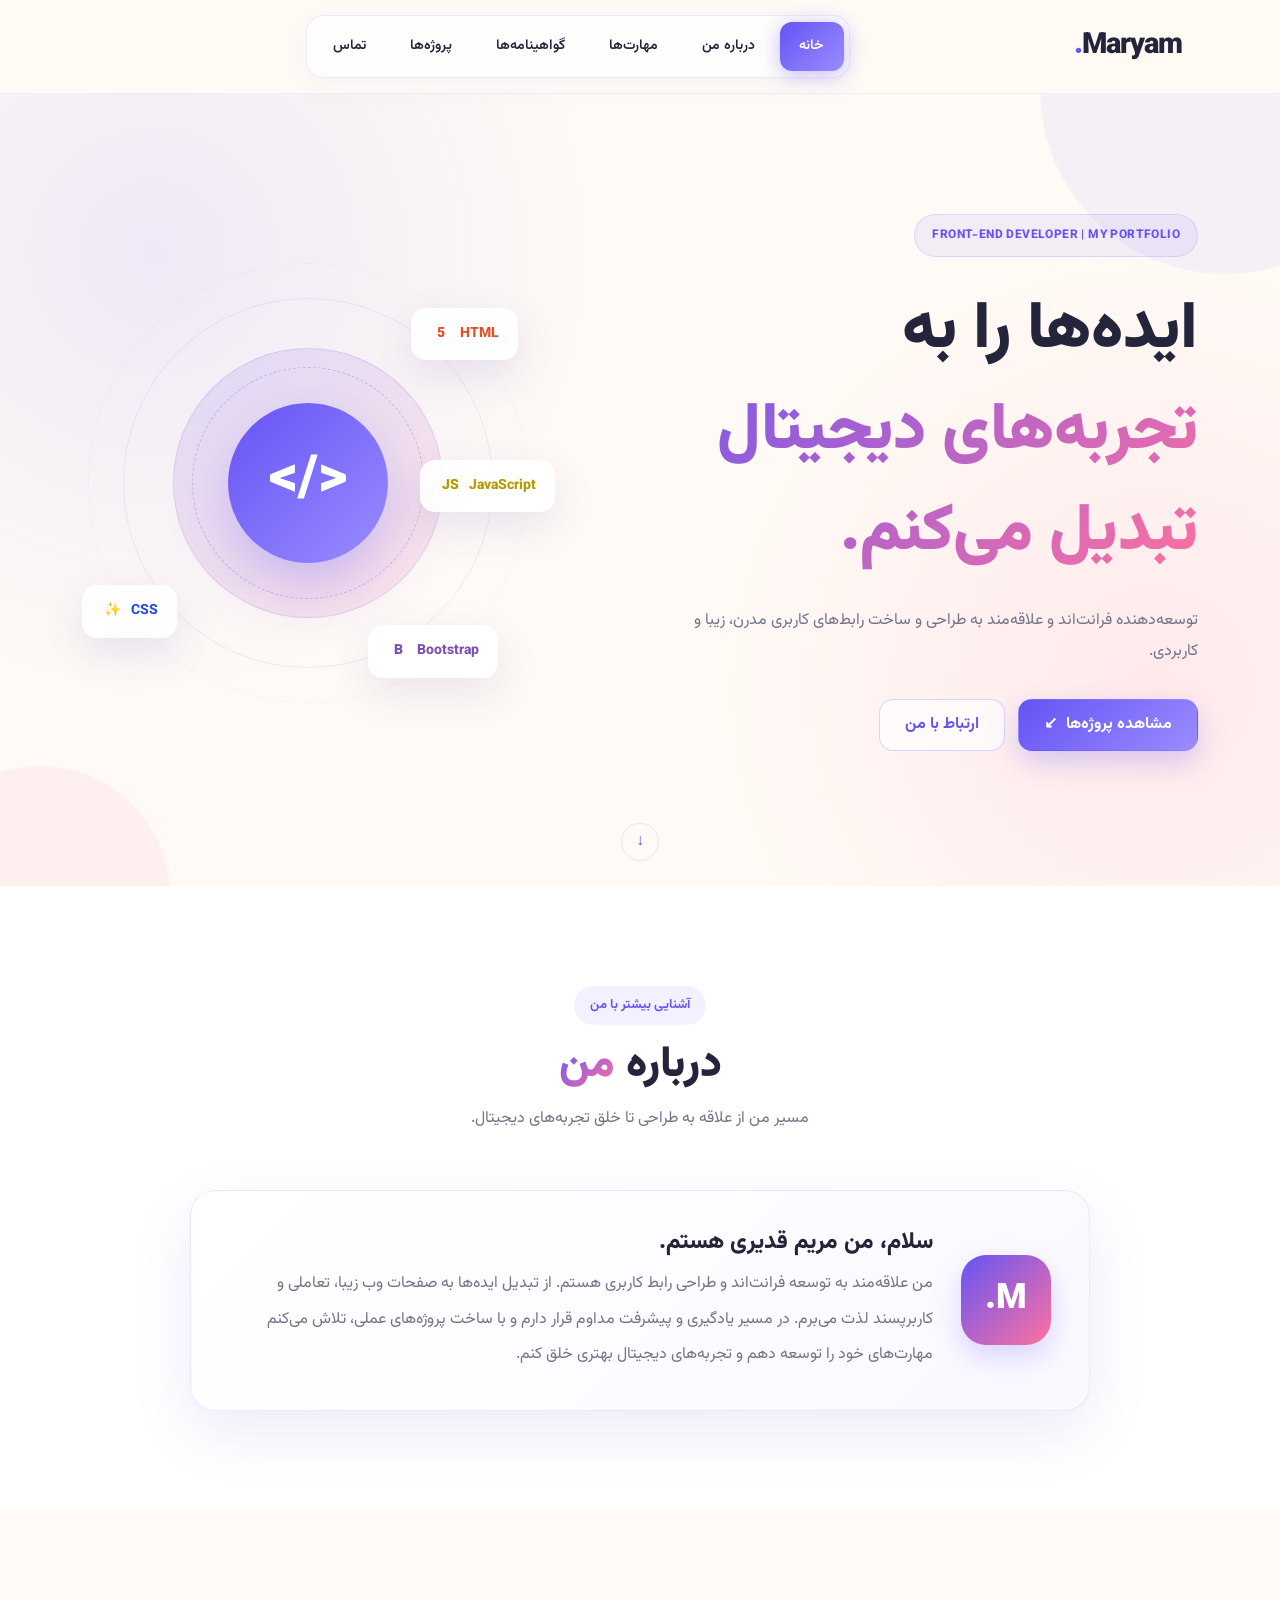
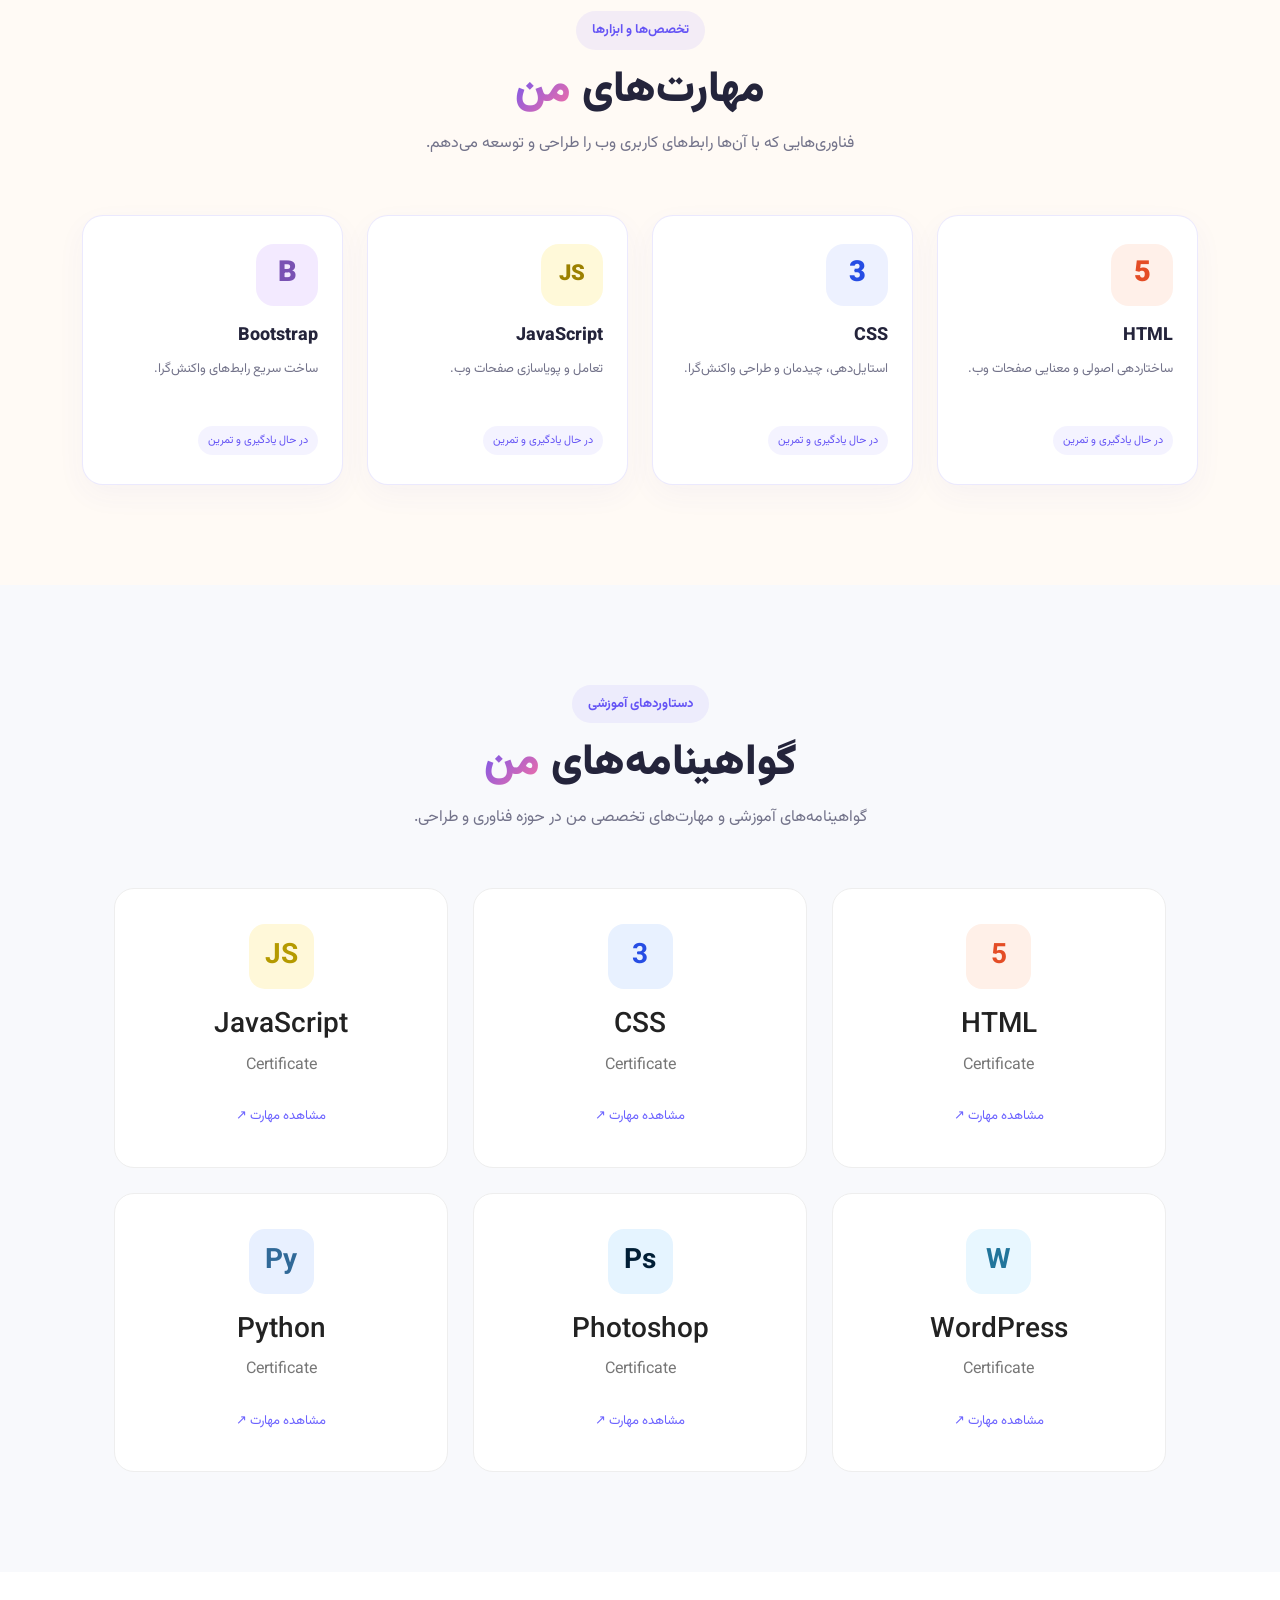
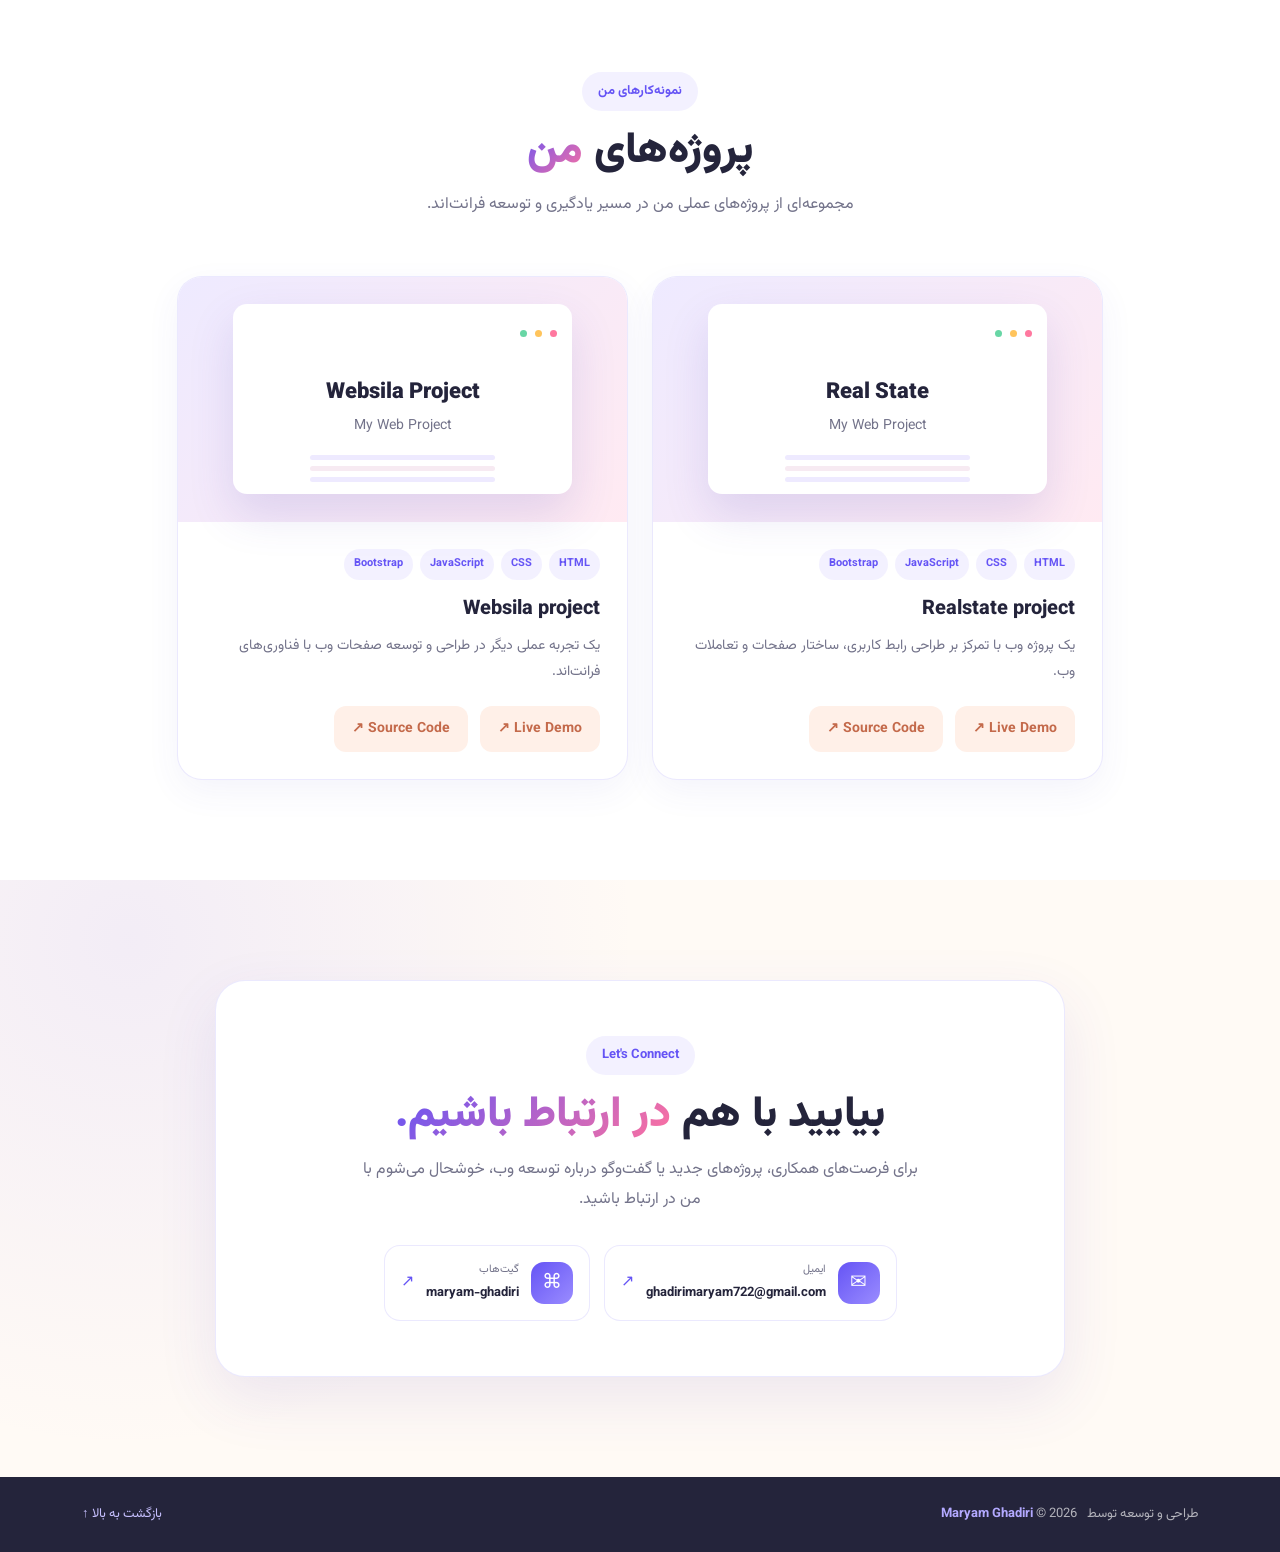
<file: index.html>
<!DOCTYPE html>
<html lang="fa" dir="rtl">

<head>
  <meta charset="UTF-8">
  <meta name="viewport" content="width=device-width, initial-scale=1.0">

  <title>Maryam Ghadiri | Front-End Developer</title>

  <meta name="description" content="پورتفولیو مریم قدیری، توسعه‌دهنده فرانت‌اند، شامل مهارت‌ها، پروژه‌ها و گواهینامه‌های فنی.">

  <!-- Bootstrap -->
  <link href="https://cdnjs.cloudflare.com/ajax/libs/bootstrap/5.3.3/css/bootstrap.min.css" rel="stylesheet">

  <!-- CSS -->
  <link rel="stylesheet" href="style.css">
</head>

<body>

  <!-- NAVBAR -->
  <nav class="navbar navbar-expand-lg modern-navbar">
    <div class="container">

      <a class="navbar-brand" href="#home" aria-label="Maryam home">
        Maryam<span>.</span>
      </a>

      <button class="navbar-toggler" type="button"
        data-bs-toggle="collapse"
        data-bs-target="#navbarNav"
        aria-controls="navbarNav"
        aria-expanded="false"
        aria-label="باز کردن منو">

        <span class="navbar-toggler-icon"></span>
      </button>

      <div class="collapse navbar-collapse" id="navbarNav">

        <ul class="navbar-nav mx-auto nav-menu" id="navMenu">

          <span class="nav-indicator" aria-hidden="true"></span>

          <li class="nav-item">
            <a class="nav-link active" href="#home">خانه</a>
          </li>

          <li class="nav-item">
            <a class="nav-link" href="#about">درباره من</a>
          </li>

          <li class="nav-item">
            <a class="nav-link" href="#skills">مهارت‌ها</a>
          </li>

          <li class="nav-item">
            <a class="nav-link" href="#certifications">گواهینامه‌ها</a>
          </li>

          <li class="nav-item">
            <a class="nav-link" href="#projects">پروژه‌ها</a>
          </li>

          <li class="nav-item">
            <a class="nav-link" href="#contact">تماس</a>
          </li>

        </ul>
      </div>
    </div>
  </nav>


  <main>

    <!-- HERO -->
    <section class="hero" id="home">

      <div class="container">

        <div class="row align-items-center gy-5">

          <div class="col-lg-7 hero-content">

            <span class="hero-label">
              FRONT-END DEVELOPER | MY PORTFOLIO
            </span>

            <h1>
              ایده‌ها را به<br>
              <span>تجربه‌های دیجیتال تبدیل می‌کنم.</span>
            </h1>

            <p class="hero-description">
              توسعه‌دهنده فرانت‌اند و علاقه‌مند به طراحی و ساخت
              رابط‌های کاربری مدرن، زیبا و کاربردی.
            </p>

            <div class="hero-buttons">

              <a href="#projects" class="btn btn-primary-custom">
                مشاهده پروژه‌ها
                <span aria-hidden="true">↙</span>
              </a>

              <a href="#contact" class="btn btn-outline-custom">
                ارتباط با من
              </a>

            </div>

          </div>


          <!-- HERO ART -->
          <div class="col-lg-5">

            <div class="hero-art" aria-label="تصویرسازی کدنویسی">

              <div class="art-orbit orbit-one"></div>
              <div class="art-orbit orbit-two"></div>

              <div class="main-shape">
                <span>&lt;/&gt;</span>
              </div>

              <div class="floating-card card-one">
                HTML <b>5</b>
              </div>

              <div class="floating-card card-two">
                CSS <b>✨</b>
              </div>

              <div class="floating-card card-three">
                JavaScript <b>JS</b>
              </div>

              <div class="floating-card card-four">
                Bootstrap <b>B</b>
              </div>

            </div>

          </div>

        </div>

      </div>

      <a class="scroll-cue" href="#about"
        aria-label="رفتن به بخش درباره من">↓</a>

    </section>


    <!-- ABOUT -->
    <section id="about" class="section about-section">

      <div class="container">

        <div class="section-heading">

          <span class="section-kicker">
            آشنایی بیشتر با من
          </span>

          <h2>
            درباره <span>من</span>
          </h2>

          <p>
            مسیر من از علاقه به طراحی تا خلق تجربه‌های دیجیتال.
          </p>

        </div>


        <div class="about-card">

          <div class="about-mark" aria-hidden="true">
            M.
          </div>

          <div>

            <h3>
              سلام، من مریم قدیری هستم.
            </h3>

            <p>
              من علاقه‌مند به توسعه فرانت‌اند و طراحی رابط کاربری هستم.
              از تبدیل ایده‌ها به صفحات وب زیبا، تعاملی و کاربرپسند لذت می‌برم.
              در مسیر یادگیری و پیشرفت مداوم قرار دارم و با ساخت پروژه‌های عملی،
              تلاش می‌کنم مهارت‌های خود را توسعه دهم و تجربه‌های دیجیتال
              بهتری خلق کنم.
            </p>

          </div>

        </div>

      </div>

    </section>


    <!-- SKILLS -->
    <section id="skills" class="section skills-section">

      <div class="container">

        <div class="section-heading">

          <span class="section-kicker">
            تخصص‌ها و ابزارها
          </span>

          <h2>
            مهارت‌های <span>من</span>
          </h2>

          <p>
            فناوری‌هایی که با آن‌ها رابط‌های کاربری وب را طراحی و توسعه می‌دهم.
          </p>

        </div>


        <div class="row g-4">

          <!-- HTML -->
          <div class="col-sm-6 col-lg-3">

            <article class="skill-card">

              <div class="skill-icon html-icon">
                5
              </div>

              <h3>HTML</h3>

              <p>
                ساختاردهی اصولی و معنایی صفحات وب.
              </p>

              <span class="skill-level">
                در حال یادگیری و تمرین
              </span>

            </article>

          </div>


          <!-- CSS -->
          <div class="col-sm-6 col-lg-3">

            <article class="skill-card">

              <div class="skill-icon css-icon">
                3
              </div>

              <h3>CSS</h3>

              <p>
                استایل‌دهی، چیدمان و طراحی واکنش‌گرا.
              </p>

              <span class="skill-level">
                در حال یادگیری و تمرین
              </span>

            </article>

          </div>


          <!-- JAVASCRIPT -->
          <div class="col-sm-6 col-lg-3">

            <article class="skill-card">

              <div class="skill-icon js-icon">
                JS
              </div>

              <h3>JavaScript</h3>

              <p>
                تعامل و پویاسازی صفحات وب.
              </p>

              <span class="skill-level">
                در حال یادگیری و تمرین
              </span>

            </article>

          </div>


          <!-- BOOTSTRAP -->
          <div class="col-sm-6 col-lg-3">

            <article class="skill-card">

              <div class="skill-icon bs-icon">
                B
              </div>

              <h3>Bootstrap</h3>

              <p>
                ساخت سریع رابط‌های واکنش‌گرا.
              </p>

              <span class="skill-level">
                در حال یادگیری و تمرین
              </span>

            </article>

          </div>

        </div>

      </div>

    </section>


    <!-- CERTIFICATIONS -->
    <section id="certifications" class="certifications">

      <div class="container">

        <div class="section-heading">

          <span class="section-kicker">
            دستاوردهای آموزشی
          </span>

          <h2>
            گواهینامه‌های <span>من</span>
          </h2>

          <p>
            گواهینامه‌های آموزشی و مهارت‌های تخصصی من
            در حوزه فناوری و طراحی.
          </p>

        </div>


        <div class="certifications-grid">


          <!-- HTML -->
          <button type="button" class="cert-card"
            onclick="showCertificate('HTML', 'HTML', 'آشنایی با ساختار صفحات وب و HTML5')">

            <div class="cert-icon html">
              5
            </div>

            <h3>HTML</h3>

            <p>Certificate</p>

            <span>مشاهده مهارت ↗</span>

          </button>


          <!-- CSS -->
          <button type="button" class="cert-card"
            onclick="showCertificate('CSS', 'CSS', 'آشنایی با طراحی و استایل‌دهی صفحات وب با CSS3')">

            <div class="cert-icon css">
              3
            </div>

            <h3>CSS</h3>

            <p>Certificate</p>

            <span>مشاهده مهارت ↗</span>

          </button>


          <!-- JAVASCRIPT -->
          <button type="button" class="cert-card"
            onclick="showCertificate('JavaScript', 'JavaScript', 'آشنایی با برنامه‌نویسی تعاملی وب با JavaScript')">

            <div class="cert-icon js">
              JS
            </div>

            <h3>JavaScript</h3>

            <p>Certificate</p>

            <span>مشاهده مهارت ↗</span>

          </button>


          <!-- WORDPRESS -->
          <button type="button" class="cert-card"
            onclick="showCertificate('WordPress', 'WordPress', 'آشنایی با طراحی و مدیریت وب‌سایت با وردپرس')">

            <div class="cert-icon wp">
              W
            </div>

            <h3>WordPress</h3>

            <p>Certificate</p>

            <span>مشاهده مهارت ↗</span>

          </button>


          <!-- PHOTOSHOP -->
          <button type="button" class="cert-card"
            onclick="showCertificate('Photoshop', 'Photoshop', 'آشنایی با طراحی گرافیکی و ویرایش تصاویر')">

            <div class="cert-icon ps">
              Ps
            </div>

            <h3>Photoshop</h3>

            <p>Certificate</p>

            <span>مشاهده مهارت ↗</span>

          </button>


          <!-- PYTHON -->
          <button type="button" class="cert-card"
            onclick="showCertificate('Python', 'Python', 'آشنایی با مبانی برنامه‌نویسی پایتون')">

            <div class="cert-icon python">
              Py
            </div>

            <h3>Python</h3>

            <p>Certificate</p>

            <span>مشاهده مهارت ↗</span>

          </button>

        </div>

      </div>

    </section>


    <!-- CERTIFICATE MODAL -->
    <div id="certificate-modal" class="certificate-modal"
      role="dialog" aria-modal="true"
      aria-labelledby="modal-title">

      <div class="certificate-modal-content">

        <button type="button" class="close-modal"
          onclick="closeCertificate()"
          aria-label="بستن پنجره">
          ×
        </button>

        <div id="modal-icon" class="cert-icon"></div>

        <h2 id="modal-title"></h2>

        <span class="modal-label">
          گواهینامه فنی و حرفه‌ای
        </span>

        <p id="modal-description"></p>

        <button type="button" class="modal-btn"
          onclick="closeCertificate()">
          بستن
        </button>

      </div>

    </div>


    <!-- PROJECTS -->
    <section id="projects" class="section projects-section">

      <div class="container">

        <div class="section-heading">

          <span class="section-kicker">
            نمونه‌کارهای من
          </span>

          <h2>
            پروژه‌های <span>من</span>
          </h2>

          <p>
            مجموعه‌ای از پروژه‌های عملی من
            در مسیر یادگیری و توسعه فرانت‌اند.
          </p>

        </div>


        <div class="row g-4 justify-content-center">


          <!-- real state project -->
          <div class="col-md-6 col-lg-5">

            <article class="project-card">

              <div class="project-preview project-two-preview">

                <div class="preview-window">

                  <span></span>
                  <span></span>
                  <span></span>

                  <strong>Real State</strong>

                  <small>My Web Project</small>

                  <div class="preview-lines"></div>

                </div>

              </div>


              <div class="project-content">

                <div class="project-tags">

                  <span>HTML</span>
                  <span>CSS</span>
                  <span>JavaScript</span>
                  <span>Bootstrap</span>

                </div>

                <h3>Realstate project</h3>

                <p>
                  یک پروژه وب با تمرکز بر طراحی رابط کاربری،
                  ساختار صفحات و تعاملات وب.
                </p>


                <div class="project-buttons">

                  <a href="https://maryam-ghadiri.github.io/Realstate-project/"
                    target="_blank" rel="noopener noreferrer"
                    class="project-link">

                    Live Demo ↗

                  </a>

                  <a href="https://maryam-ghadiri.github.io/Realstate-project/"
                    target="_blank" rel="noopener noreferrer"
                    class="project-link">

                    Source Code ↗

                  </a>

                </div>

              </div>

            </article>

          </div>


          <!-- websila project -->
          <div class="col-md-6 col-lg-5">

            <article class="project-card">

              <div class="project-preview site-one-preview">

                <div class="preview-window">

                  <span></span>
                  <span></span>
                  <span></span>

                  <strong>Websila Project</strong>

                  <small>My Web Project</small>

                  <div class="preview-lines"></div>

                </div>

              </div>


              <div class="project-content">

                <div class="project-tags">

                  <span>HTML</span>
                  <span>CSS</span>
                  <span>JavaScript</span>
                  <span>Bootstrap</span>

                </div>

                <h3>Websila project</h3>

                <p>
                  یک تجربه عملی دیگر در طراحی و توسعه
                  صفحات وب با فناوری‌های فرانت‌اند.
                </p>


                <div class="project-buttons">

                  <a href="https://maryam-ghadiri.github.io/Websila-project/"
                    target="_blank" rel="noopener noreferrer"
                    class="project-link">

                    Live Demo ↗

                  </a>

                  <a href="https://maryam-ghadiri.github.io/Websila-project/"
                    target="_blank" rel="noopener noreferrer"
                    class="project-link">

                    Source Code ↗

                  </a>

                </div>

              </div>

            </article>

          </div>

        </div>

      </div>

    </section>


    <!-- CONTACT -->
    <section id="contact" class="section contact-section">

      <div class="container">

        <div class="contact-panel">

          <span class="section-kicker">
            Let's Connect
          </span>

          <h2>
            بیایید با هم <span>در ارتباط باشیم.</span>
          </h2>

          <p>
            برای فرصت‌های همکاری، پروژه‌های جدید یا گفت‌وگو درباره توسعه وب،
            خوشحال می‌شوم با من در ارتباط باشید.
          </p>


          <div class="contact-links">


            <!-- EMAIL -->
            <a href="mailto:ghadirimaryam722@gmail.com"
              class="contact-link">

              <span class="contact-symbol">
                ✉
              </span>

              <span>
                <small>ایمیل</small>
                <b>ghadirimaryam722@gmail.com</b>
              </span>

              <span class="contact-arrow">
                ↗
              </span>

            </a>


            <!-- GITHUB -->
            <a href="https://github.com/maryam-ghadiri"
              target="_blank" rel="noopener noreferrer"
              class="contact-link">

              <span class="contact-symbol">
                ⌘
              </span>

              <span>
                <small>گیت‌هاب</small>
                <b>maryam-ghadiri</b>
              </span>

              <span class="contact-arrow">
                ↗
              </span>

            </a>

          </div>

        </div>

      </div>

    </section>

  </main>


  <!-- FOOTER -->
  <footer class="site-footer">

    <div class="container">

      <p>
        طراحی و توسعه توسط
        <span>Maryam Ghadiri</span>
        <span class="copyright">© 2026</span>
      </p>

      <a href="#home">
        بازگشت به بالا ↑
      </a>

    </div>

  </footer>


  <!-- Bootstrap JS -->
  <script src="https://cdnjs.cloudflare.com/ajax/libs/bootstrap/5.3.3/js/bootstrap.bundle.min.js"></script>

  <!-- Custom JS -->
  <script src="script.js"></script>

</body>
</html>
</file>
<file: style.css>
@import url("https://fonts.googleapis.com/css2?family=Vazirmatn:wght@400;500;600;700;800;900&display=swap");

:root {
  --primary: #6554f5;
  --primary-dark: #5140df;
  --primary-light: #9a8cff;
  --pink: #ff719f;
  --dark: #24243b;
  --text: #73738a;
  --bg: #fffaf5;
  --white: #fff;
  --border: rgba(101,84,245,.13);
  --shadow: 0 22px 60px rgba(75,63,190,.10);
}

* { box-sizing: border-box; }
html { scroll-behavior: smooth; scroll-padding-top: 90px; }
body {
  margin: 0; font-family: "Vazirmatn", Tahoma, sans-serif;
  color: var(--dark); background: var(--bg); line-height: 1.9; overflow-x: hidden;
}
a { text-decoration: none; }
section { position: relative; padding: 105px 0; }
h1,h2,h3,p { margin-top: 0; }
::selection { background: var(--primary); color: #fff; }

/* Navbar */
.modern-navbar {
  position: sticky; top: 0; z-index: 1000; padding: 14px 0;
  background: rgba(255,250,245,.82); backdrop-filter: blur(20px);
  -webkit-backdrop-filter: blur(20px); border-bottom: 1px solid rgba(101,84,245,.08);
  transition: background .3s, box-shadow .3s;
}
.modern-navbar:hover { background: rgba(255,250,245,.97); }
.navbar-brand { color: var(--dark) !important; font-size: 29px; font-weight: 900; letter-spacing: -1px; transition: transform .3s; }
.navbar-brand span { color: var(--primary); display: inline-block; transition: transform .4s, color .4s; }
.navbar-brand:hover { transform: translateY(-2px); }
.navbar-brand:hover span { transform: rotate(180deg) scale(1.25); color: var(--pink); }
.nav-menu {
  position: relative; display: flex; flex-direction: row; align-items: center; gap: 4px;
  padding: 6px; margin-bottom: 0; list-style: none; border-radius: 17px;
  background: rgba(255,255,255,.58); border: 1px solid var(--border);
  box-shadow: 0 7px 28px rgba(101,84,245,.05); isolation: isolate;
}
.nav-indicator {
  position: absolute; top: 6px; left: 0; height: calc(100% - 12px); width: 0;
  border-radius: 12px; z-index: -1; pointer-events: none; opacity: 0;
  background: linear-gradient(135deg,var(--primary),var(--primary-light));
  box-shadow: 0 5px 20px rgba(101,84,245,.27), 0 0 18px rgba(101,84,245,.14);
  transition: left .42s cubic-bezier(.22,1,.36,1), width .42s cubic-bezier(.22,1,.36,1), opacity .2s;
}
.nav-menu .nav-link {
  position: relative; z-index: 2; padding: 11px 20px !important; margin: 0 !important;
  border-radius: 11px; color: var(--dark); font-size: 14px; font-weight: 600;
  white-space: nowrap; transition: color .25s, transform .25s;
}
.nav-menu .nav-link:hover { color: #fff; transform: translateY(-2px); }
.nav-menu .nav-link.active { color: #fff; }
.navbar-toggler { border: 0; box-shadow: none !important; border-radius: 12px; padding: 9px; }
.navbar-toggler:hover { background: rgba(101,84,245,.08); }

/* Hero */
.hero {
  min-height: 690px; min-height: min(88vh, 850px); display: flex; align-items: center;
  overflow: hidden; padding: 90px 0 105px;
  background: radial-gradient(circle at 12% 20%,rgba(154,140,255,.16),transparent 35%),
              radial-gradient(circle at 90% 75%,rgba(255,113,159,.12),transparent 34%);
}
.hero::before,.hero::after { content: ""; position: absolute; border-radius: 50%; pointer-events: none; }
.hero::before { width: 370px; height: 370px; top: -190px; right: -130px; background: rgba(101,84,245,.06); }
.hero::after { width: 260px; height: 260px; bottom: -140px; left: -90px; background: rgba(255,113,159,.07); }
.hero-content { position: relative; z-index: 2; }
.hero-label {
  display: inline-flex; gap: 9px; align-items: center; padding: 9px 17px; margin-bottom: 24px;
  border: 1px solid rgba(101,84,245,.15); border-radius: 50px;
  background: rgba(101,84,245,.08); color: var(--primary); font-size: 12px; font-weight: 800;
  letter-spacing: .4px; animation: fadeUp .7s both;
}
.hero h1 { font-size: clamp(38px,5.1vw,66px); font-weight: 900; line-height: 1.55; margin-bottom: 22px; animation: fadeUp .7s .08s both; }
.hero h1 span,.section-heading h2 span,.contact-panel h2 span {
  display: inline-block; background: linear-gradient(135deg,var(--primary),var(--pink));
  -webkit-background-clip: text; background-clip: text; color: transparent;
}
.hero-description { max-width: 540px; color: var(--text); font-size: 16px; margin-bottom: 32px; animation: fadeUp .7s .16s both; }
.hero-buttons { display: flex; flex-wrap: wrap; gap: 13px; animation: fadeUp .7s .24s both; }
.btn-primary-custom,.btn-outline-custom {
  display: inline-flex; align-items: center; justify-content: center; gap: 9px;
  padding: 13px 25px; border-radius: 14px; font-family: inherit; font-weight: 700;
  transition: transform .3s, box-shadow .3s, background .3s, color .3s; 
}
.btn-primary-custom { color: #fff; background: linear-gradient(135deg,var(--primary),var(--primary-light)); box-shadow: 0 12px 28px rgba(101,84,245,.25); position: relative; overflow: hidden; }
.btn-primary-custom::after { content: ""; position: absolute; top: -20%; bottom: -20%; left: -70%; width: 45%; transform: skewX(-25deg); background: rgba(255,255,255,.25); transition: left .6s; }
.btn-primary-custom:hover { color: #fff; transform: translateY(-4px); box-shadow: 0 17px 35px rgba(101,84,245,.34); }
.btn-primary-custom:hover::after { left: 140%; }
.btn-outline-custom { color: var(--primary); background: rgba(255,255,255,.65); border: 1px solid rgba(101,84,245,.23); }
.btn-outline-custom:hover { color: #fff; background: var(--primary); transform: translateY(-4px); box-shadow: 0 12px 25px rgba(101,84,245,.2); }

/* Hero illustration */
.hero-art { position: relative; height: 460px; display: flex; align-items: center; justify-content: center; }
.main-shape {
  width: 270px; height: 270px; border-radius: 50%; display: grid; place-items: center;
  position: relative; z-index: 1; background: linear-gradient(145deg,rgba(101,84,245,.13),rgba(255,113,159,.15));
  border: 1px solid rgba(101,84,245,.15); animation: bob 6s ease-in-out infinite;
}
.main-shape::before { content: ""; position: absolute; inset: 18px; border: 1px dashed rgba(101,84,245,.3); border-radius: 50%; animation: spin 25s linear infinite; }
.main-shape span {
  display: grid; place-items: center; width: 160px; height: 160px; border-radius: 50%;
  color: white; font-size: 57px; font-weight: 900; direction: ltr;
  background: linear-gradient(135deg,var(--primary),var(--primary-light));
  box-shadow: 0 25px 60px rgba(101,84,245,.3);
}
.art-orbit { position: absolute; border: 1px solid rgba(101,84,245,.10); border-radius: 50%; }
.orbit-one { width: 370px; height: 370px; }
.orbit-two { width: 440px; height: 440px; border-style: dashed; opacity: .55; }
.floating-card {
  position: absolute; z-index: 2; padding: 12px 18px; border: 1px solid rgba(255,255,255,.8);
  border-radius: 15px; background: rgba(255,255,255,.88); backdrop-filter: blur(14px);
  box-shadow: 0 15px 40px rgba(75,63,190,.12); font-weight: 800; font-size: 14px;
  animation: bob 5s ease-in-out infinite;
}
.floating-card b { display: inline-grid; place-items: center; min-width: 22px; margin-right: 5px; }
.card-one { top: 55px; right: 15px; color: #e44d26; }
.card-two { bottom: 75px; left: 0; color: #264de4; animation-delay: .8s; }
.card-three { top: 45%; right: -22px; color: #b49a00; animation-delay: 1.4s; }
.card-four { bottom: 35px; right: 35px; color: #7952b3; animation-delay: 2s; }
.scroll-cue { position: absolute; bottom: 25px; left: 50%; transform: translateX(-50%); display: grid; place-items: center; width: 38px; height: 38px; border-radius: 50%; border: 1px solid var(--border); color: var(--primary); animation: bob 2s infinite; }

/* Sections */
.section { padding: 100px 0; }
.about-section,.projects-section { background: #fff; }
.skills-section { background: var(--bg); }
.section-heading { text-align: center; margin-bottom: 55px; }
.section-kicker { display: inline-block; color: var(--primary); font-weight: 700; font-size: 13px; padding: 7px 16px; border-radius: 50px; background: rgba(101,84,245,.08); margin-bottom: 15px; }
.section-heading h2,.contact-panel h2 { font-size: clamp(29px,4vw,43px); font-weight: 900; margin-bottom: 13px; }
.section-heading p { color: var(--text); max-width: 650px; margin: 0 auto; }

/* About */
.about-card { display: flex; align-items: center; gap: 28px; max-width: 900px; margin: 0 auto; padding: 38px; border-radius: 25px; border: 1px solid var(--border); background: linear-gradient(135deg,#fff,#faf8ff); box-shadow: var(--shadow); transition: transform .35s,box-shadow .35s; }
.about-card:hover { transform: translateY(-6px); box-shadow: 0 28px 65px rgba(75,63,190,.15); }
.about-mark { flex: 0 0 90px; height: 90px; display: grid; place-items: center; border-radius: 25px; color: #fff; font-size: 35px; font-weight: 900; background: linear-gradient(135deg,var(--primary),var(--pink)); box-shadow: 0 12px 28px rgba(101,84,245,.22); }
.about-card h3 { font-size: 23px; font-weight: 800; margin-bottom: 10px; }
.about-card p { color: var(--text); margin: 0; line-height: 2.2; }

/* Skills */
.skill-card { height: 100%; padding: 28px 24px; border-radius: 21px; background: #fff; border: 1px solid var(--border); box-shadow: 0 10px 30px rgba(75,63,190,.045); position: relative; overflow: hidden; transition: transform .35s,box-shadow .35s,border-color .35s; }
.skill-card::before { content: ""; position: absolute; top: 0; right: 0; left: 0; height: 4px; background: linear-gradient(90deg,var(--primary),var(--pink)); transform: scaleX(0); transform-origin: right; transition: transform .35s; }
.skill-card:hover { transform: translateY(-9px); box-shadow: 0 24px 50px rgba(75,63,190,.13); border-color: rgba(101,84,245,.25); }
.skill-card:hover::before { transform: scaleX(1); }
.skill-icon { width: 62px; height: 62px; display: grid; place-items: center; border-radius: 18px; margin-bottom: 20px; font-size: 29px; font-weight: 900; transition: transform .35s; }
.skill-card:hover .skill-icon { transform: rotate(-7deg) scale(1.08); }
.html-icon { color: #e44d26; background: #fff0e9; }
.css-icon { color: #264de4; background: #edf1ff; }
.js-icon { color: #9c8100; background: #fff9d9; font-size: 22px; }
.bs-icon { color: #7952b3; background: #f3eaff; }
.skill-card h3 { font-size: 18px; font-weight: 800; margin-bottom: 10px; }
.skill-card p { font-size: 13px; color: var(--text); min-height: 52px; margin-bottom: 16px; }
.skill-level { font-size: 11px; color: var(--primary); background: rgba(101,84,245,.07); border-radius: 30px; padding: 6px 10px; }

/* Projects */
.project-card { overflow: hidden; height: 100%; border-radius: 25px; background: #fff; border: 1px solid var(--border); box-shadow: 0 12px 35px rgba(75,63,190,.06); transition: transform .4s,box-shadow .4s; }
.project-card:hover { transform: translateY(-9px); box-shadow: 0 28px 60px rgba(75,63,190,.15); }
.project-preview { height: 245px; display: grid; place-items: center; background: linear-gradient(135deg,#eeeaff,#ffeaf2); padding: 25px; }
.preview-window { position: relative; width: 85%; height: 190px; border-radius: 14px; background: #fff; box-shadow: 0 20px 45px rgba(80,65,180,.15); padding: 15px; overflow: hidden; }
.preview-window > span { display: inline-block; width: 7px; height: 7px; border-radius: 50%; background: #ff789f; margin-left: 4px; }
.preview-window > span:nth-child(2) { background: #ffc45c; }
.preview-window > span:nth-child(3) { background: #68d6a5; }
.preview-window strong { display: block; text-align: center; margin-top: 22px; font-size: 22px; font-weight: 900; }
.preview-window strong span { color: var(--primary); }
.preview-window small { display: block; text-align: center; color: var(--text); }
.preview-lines { width: 60%; height: 5px; border-radius: 10px; background: #eeeaff; margin: 15px auto 0; box-shadow: 0 11px #f7eaf2,0 22px #eeeaff; }
.project-content { padding: 27px; }
.project-tags { display: flex; flex-wrap: wrap; gap: 7px; margin-bottom: 17px; }
.project-tags span { padding: 5px 10px; border-radius: 30px; background: rgba(101,84,245,.08); color: var(--primary); font-size: 11px; font-weight: 700; }
.project-content h3 { font-size: 20px; font-weight: 800; margin-bottom: 12px; }
.project-content p { color: var(--text); font-size: 14px; margin-bottom: 20px; }
.project-link { display: inline-flex; align-items: center; gap: 8px; color: var(--primary); font-weight: 700; font-size: 14px; transition: gap .25s,color .25s; }
.project-link:hover { gap: 13px; color: var(--pink); }

/* Contact */
.contact-section { background: radial-gradient(circle at 10% 10%,rgba(154,140,255,.12),transparent 40%),var(--bg); }
.contact-panel { max-width: 850px; margin: auto; text-align: center; padding: 55px 45px; border-radius: 30px; background: #fff; border: 1px solid var(--border); box-shadow: var(--shadow); }
.contact-panel > p { color: var(--text); max-width: 570px; margin: 0 auto 30px; }
.contact-links { display: flex; flex-wrap: wrap; justify-content: center; gap: 14px; }
.contact-link { display: flex; align-items: center; gap: 12px; text-align: right; padding: 14px 16px; border-radius: 16px; border: 1px solid var(--border); background: #fff; color: var(--dark); transition: transform .3s,border-color .3s,box-shadow .3s; }
.contact-link:hover { transform: translateY(-4px); border-color: rgba(101,84,245,.35); box-shadow: 0 12px 30px rgba(75,63,190,.09); color: var(--dark); }
.contact-symbol { display: grid; place-items: center; width: 42px; height: 42px; border-radius: 13px; color: #fff; background: linear-gradient(135deg,var(--primary),var(--primary-light)); font-size: 20px; }
.contact-link small,.contact-link b { display: block; }
.contact-link small { color: var(--text); font-size: 11px; }
.contact-link b { direction: ltr; font-size: 13px; font-weight: 700; }
.contact-arrow { color: var(--primary); }

/* Footer */
.site-footer { padding: 25px 0; background: #24243b; color: rgba(255,255,255,.65); }
.site-footer .container { display: flex; align-items: center; justify-content: space-between; gap: 15px; }
.site-footer p { margin: 0; font-size: 13px; }
.site-footer p span:first-child { color: #b3a9ff; font-weight: 700; }
.site-footer .copyright { margin-right: 7px; }
.site-footer a { color: #c7c0ff; font-size: 13px; transition: color .2s; }
.site-footer a:hover { color: #fff; }

/* Animations */
@keyframes bob { 0%,100% { transform: translateY(0); } 50% { transform: translateY(-13px); } }
@keyframes spin { from { transform: rotate(0); } to { transform: rotate(360deg); } }
@keyframes fadeUp { from { opacity: 0; transform: translateY(22px); } to { opacity: 1; transform: translateY(0); } }

/* Responsive */
@media (max-width: 991.98px) {
  .modern-navbar .navbar-collapse { padding-top: 18px; }
  .nav-menu { flex-direction: column; align-items: stretch; gap: 4px; padding: 8px; background: rgba(255,255,255,.75); }
  .nav-indicator { display: none; }
  .nav-menu .nav-link { text-align: center; padding: 12px 15px !important; }
  .nav-menu .nav-link.active { color: #fff; background: linear-gradient(135deg,var(--primary),var(--primary-light)); }
  .hero { min-height: auto; padding: 75px 0 85px; }
  .hero-art { height: 390px; }
  .orbit-one { width: 320px; height: 320px; }
  .orbit-two { width: 380px; height: 380px; }
  .main-shape { width: 235px; height: 235px; }
  .main-shape span { width: 140px; height: 140px; font-size: 48px; }
  .card-three { right: 5px; }
}
@media (max-width: 575.98px) {
  section,.section { padding: 70px 0; }
  .hero { padding: 65px 0 75px; }
  .hero h1 { font-size: 37px; }
  .hero-description { font-size: 14px; }
  .hero-buttons { flex-direction: column; align-items: stretch; }
  .hero-buttons .btn { width: 100%; }
  .hero-art { height: 330px; margin-top: 5px; }
  .orbit-one { width: 260px; height: 260px; }
  .orbit-two { width: 315px; height: 315px; }
  .main-shape { width: 205px; height: 205px; }
  .main-shape span { width: 120px; height: 120px; font-size: 42px; }
  .floating-card { padding: 9px 13px; font-size: 12px; }
  .card-one { top: 25px; right: 0; }
  .card-two { bottom: 45px; left: 0; }
  .card-three { right: -2px; top: 43%; }
  .card-four { bottom: 15px; right: 20px; }
  .about-card { flex-direction: column; align-items: flex-start; padding: 25px; }
  .about-mark { width: 70px; height: 70px; flex-basis: 70px; font-size: 28px; }
  .skill-card { padding: 24px; }
  .contact-panel { padding: 35px 20px; }
  .contact-links { flex-direction: column; }
  .contact-link { justify-content: flex-start; }
  .site-footer .container { flex-direction: column; text-align: center; }
}
@media (prefers-reduced-motion: reduce) {
  *,*::before,*::after { animation-duration: .01ms !important; animation-iteration-count: 1 !important; transition-duration: .01ms !important; scroll-behavior: auto !important; }
}

.project-buttons {
    display: flex;
    flex-wrap: wrap;
    gap: 12px;
    margin-top: 20px;
}

.project-buttons .project-link {
    display: inline-flex;
    align-items: center;
    justify-content: center;
    padding: 10px 18px;
    border-radius: 12px;
    background: #fff0e8;
    color: #c46a4b;
    text-decoration: none;
    font-size: 14px;
    font-weight: 700;
    transition: all 0.3s ease;
}

.project-buttons .project-link:hover {
    background: #c46a4b;
    color: white;
    transform: translateY(-3px);
}


/* Certifications */
.certifications {
    padding: 100px 8%;
    background: #f8f9fc;
    direction: rtl;
}

.certifications .section-title {
    text-align: center;
    font-size: 32px;
    margin-bottom: 15px;
}

.section-subtitle {
    text-align: center;
    color: #777;
    margin-bottom: 50px;
}

.certifications-grid {
    display: grid;
    grid-template-columns: repeat(3, 1fr);
    gap: 25px;
}

.cert-card {
    background: #fff;
    padding: 35px 20px;
    border-radius: 20px;
    text-align: center;
    cursor: pointer;
    border: 1px solid #eee;
    transition: .3s;
}

.cert-card:hover {
    transform: translateY(-10px);
    box-shadow: 0 15px 35px rgba(0,0,0,.08);
    border-color: #6c63ff;
}

.cert-card h3 {
    margin: 20px 0 8px;
    color: #222;
}

.cert-card p {
    color: #777;
    margin-bottom: 20px;
}

.cert-card span {
    color: #6c63ff;
    font-size: 13px;
}

.cert-icon {
    width: 65px;
    height: 65px;
    border-radius: 16px;
    display: flex;
    align-items: center;
    justify-content: center;
    margin: auto;
    font-size: 28px;
    font-weight: bold;
}

.html { background: #fff0e8; color: #e44d26; }
.css { background: #e8f1ff; color: #264de4; }
.js { background: #fff8d9; color: #b59a00; }
.wp { background: #e8f7ff; color: #21759b; }
.ps { background: #e5f4ff; color: #001e36; }
.python { background: #e8f0ff; color: #306998; }

/* Modal */
.certificate-modal {
    display: none;
    position: fixed;
    inset: 0;
    background: rgba(0,0,0,.65);
    z-index: 9999;
    align-items: center;
    justify-content: center;
    padding: 20px;
}

.certificate-modal.active {
    display: flex;
}

.certificate-modal-content {
    background: white;
    padding: 45px 30px;
    width: 100%;
    max-width: 450px;
    border-radius: 25px;
    text-align: center;
    position: relative;
    animation: modalShow .3s ease;
}

.close-modal {
    position: absolute;
    top: 12px;
    left: 18px;
    background: none;
    border: none;
    font-size: 32px;
    cursor: pointer;
    color: #777;
}

.modal-label {
    display: inline-block;
    background: #f0edff;
    color: #6c63ff;
    padding: 8px 15px;
    border-radius: 30px;
    font-size: 13px;
    margin: 15px 0;
}

.certificate-modal-content p {
    color: #666;
    line-height: 2;
    margin: 15px 0 25px;
}

.modal-btn {
    background: #6c63ff;
    color: white;
    border: none;
    padding: 12px 30px;
    border-radius: 10px;
    cursor: pointer;
}

@keyframes modalShow {
    from { opacity: 0; transform: scale(.9); }
    to { opacity: 1; transform: scale(1); }
}

@media (max-width: 900px) {
    .certifications-grid {
        grid-template-columns: repeat(2, 1fr);
    }
}

@media (max-width: 550px) {
    .certifications-grid {
        grid-template-columns: 1fr;
    }
}
</file>
